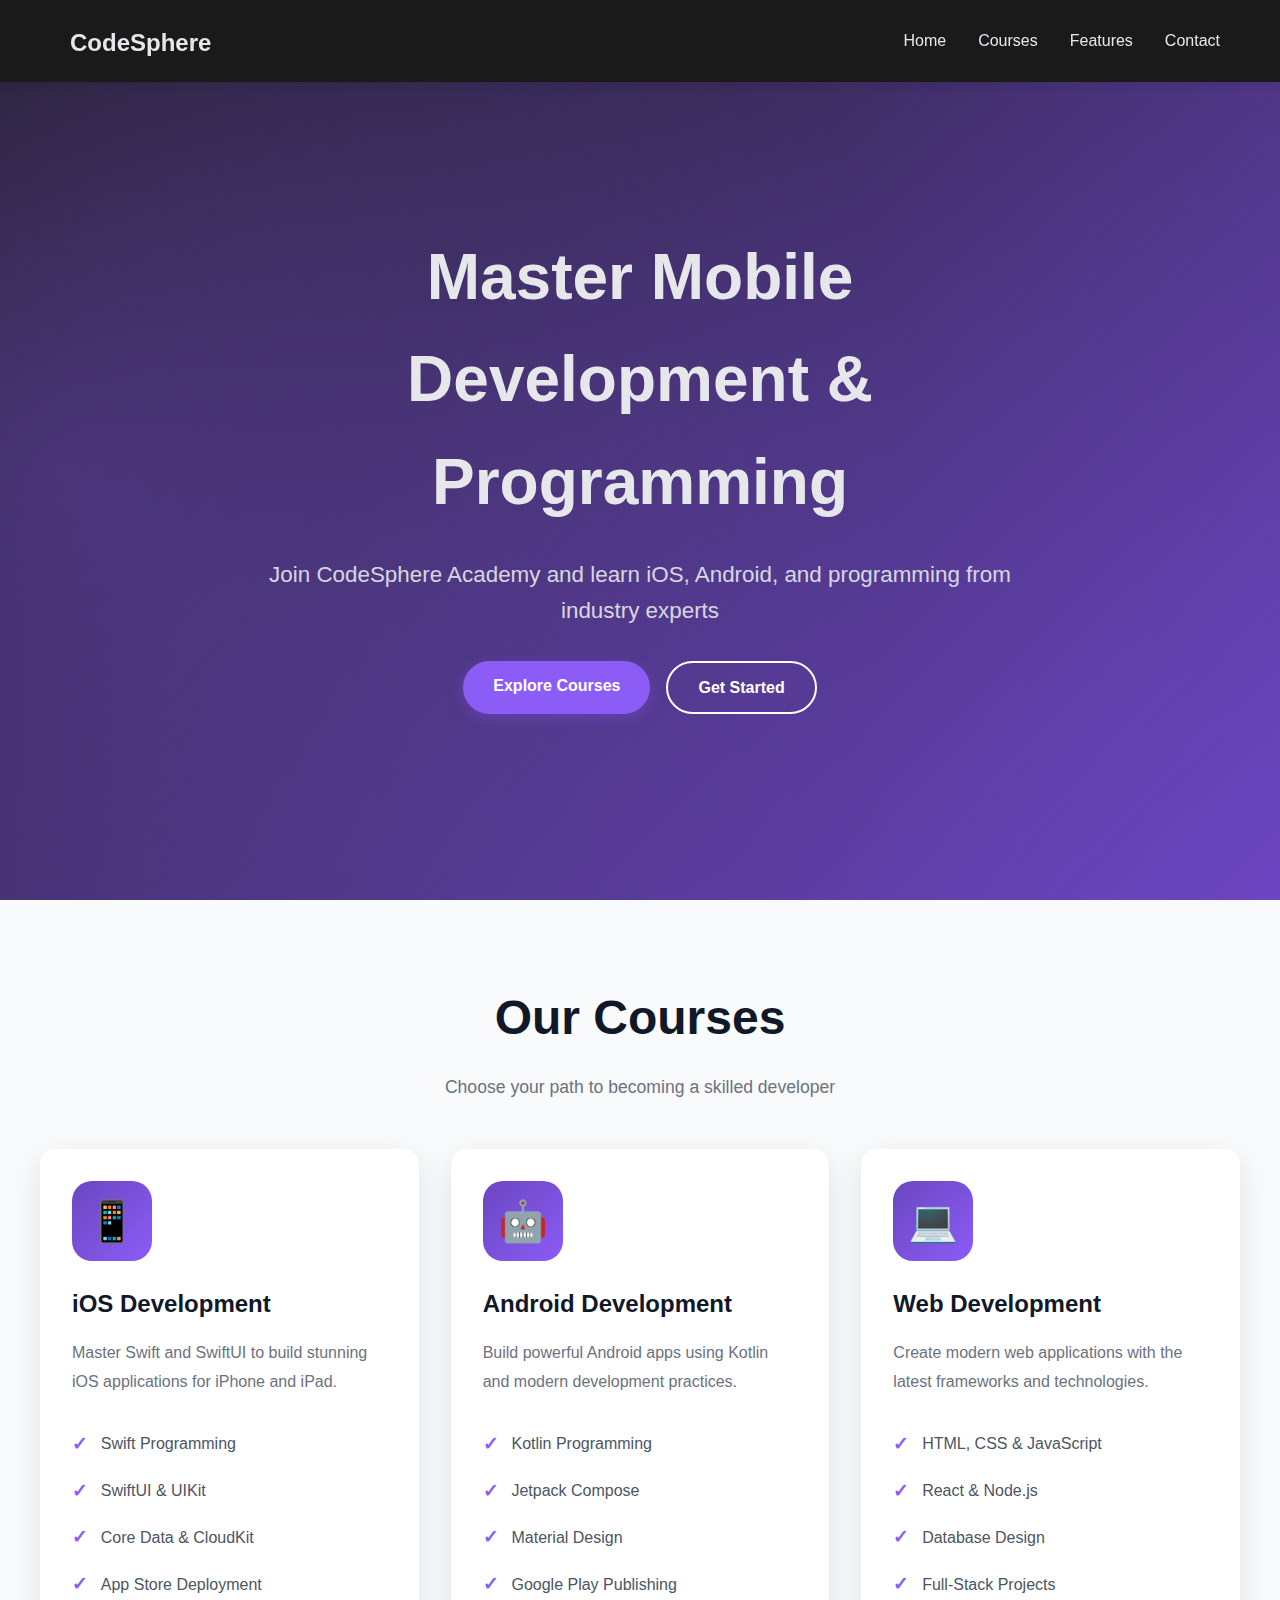
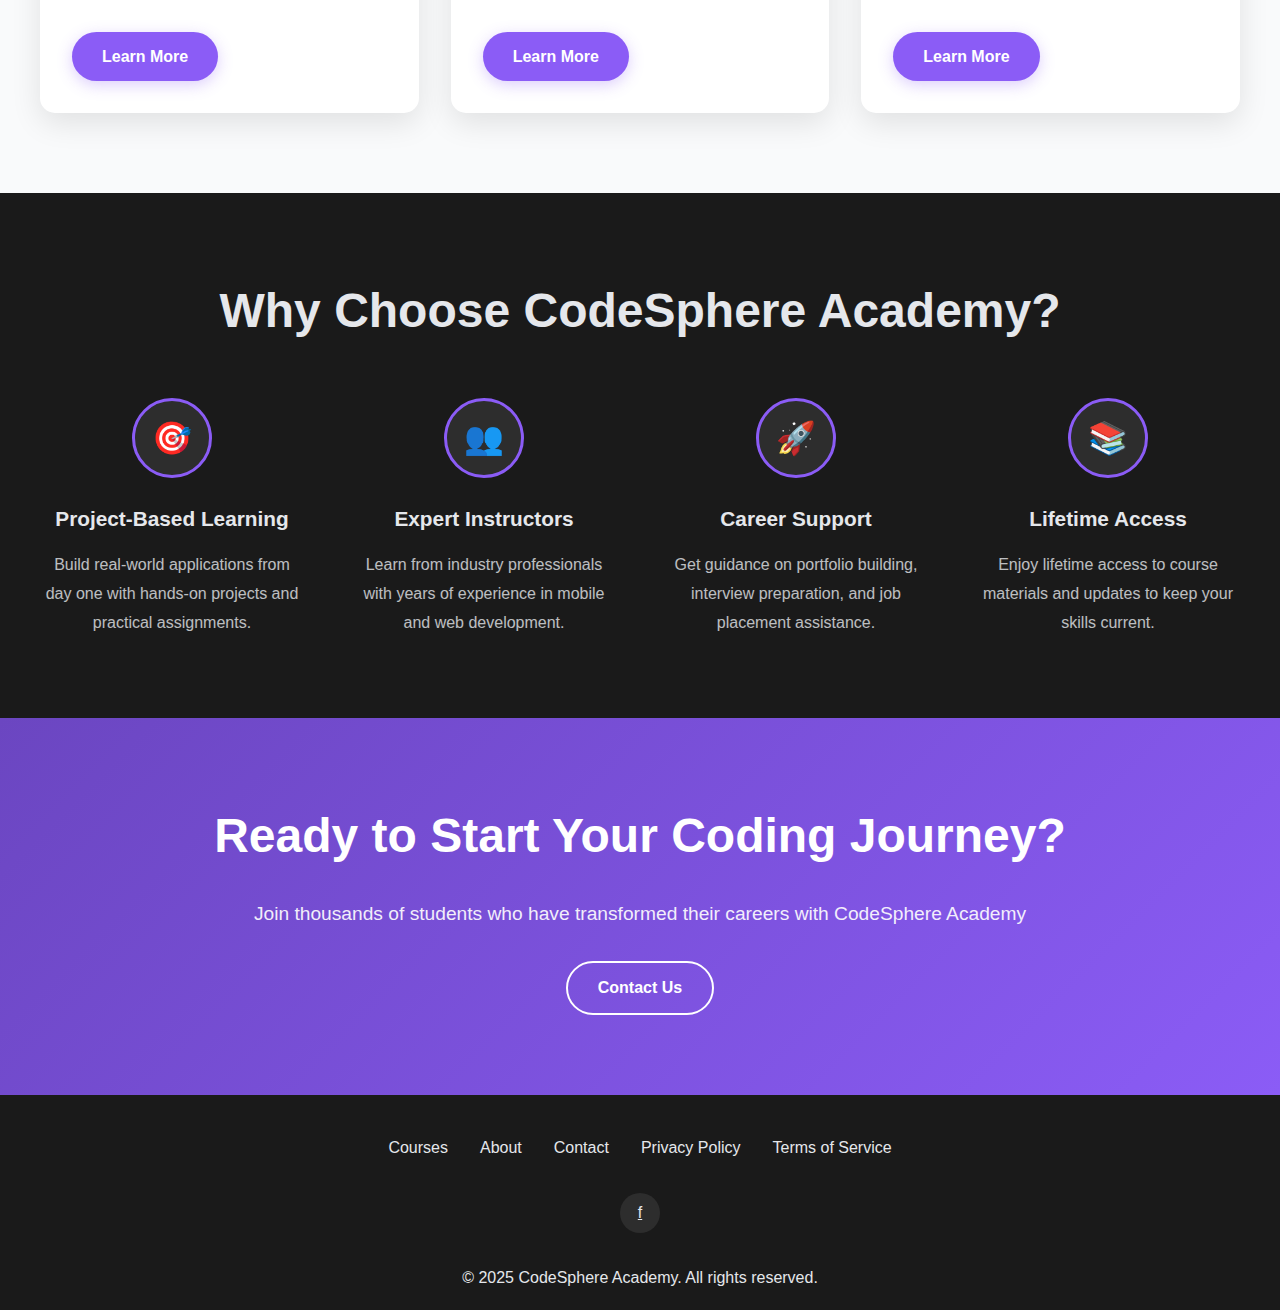
<file: index.html>
<!DOCTYPE html>
<html lang="en">
<head>
    <!-- Google tag (gtag.js) -->
    <script async src="https://www.googletagmanager.com/gtag/js?id=G-3XMHTTNNTW"></script>
    <script>
    window.dataLayer = window.dataLayer || [];
    function gtag(){dataLayer.push(arguments);}
    gtag('js', new Date());

    gtag('config', 'G-3XMHTTNNTW');
    </script>
    <meta charset="UTF-8">
    <meta name="viewport" content="width=device-width, initial-scale=1.0">
    <title>CodeSphere Academy - Learn iOS, Android & Programming</title>
    <link rel="stylesheet" href="styles.css">
</head>
<body>
    <!-- Navigation -->
    <nav>
        <div class="nav-container">
            <img src="data:image/svg+xml,%3Csvg xmlns='http://www.w3.org/2000/svg' viewBox='0 0 200 50'%3E%3Ctext x='10' y='35' font-family='Arial' font-size='24' font-weight='bold' fill='%23E5E7EB'%3ECodeSphere%3C/text%3E%3C/svg%3E" alt="CodeSphere" class="logo">
            <ul class="nav-links" id="navLinks">
                <li><a href="#home">Home</a></li>
                <li><a href="#courses">Courses</a></li>
                <li><a href="#features">Features</a></li>
                <li><a href="#contact">Contact</a></li>
            </ul>
            <div class="mobile-menu" onclick="toggleMenu()">
                <span></span>
                <span></span>
                <span></span>
            </div>
        </div>
    </nav>

    <!-- Hero Section -->
    <section class="hero" id="home">
        <div class="hero-content">
            <h1>Master Mobile Development & Programming</h1>
            <p>Join CodeSphere Academy and learn iOS, Android, and programming from industry experts</p>
            <div class="cta-buttons">
                <a href="#courses" class="btn btn-primary">Explore Courses</a>
                <a href="#contact" class="btn btn-secondary">Get Started</a>
            </div>
        </div>
    </section>

    <!-- Courses Section -->
    <section class="courses" id="courses">
        <div class="container">
            <h2 class="section-title">Our Courses</h2>
            <p class="section-subtitle">Choose your path to becoming a skilled developer</p>
            
            <div class="course-grid">
                <!-- iOS Development -->
                <div class="course-card">
                    <div class="course-icon">📱</div>
                    <h3>iOS Development</h3>
                    <p>Master Swift and SwiftUI to build stunning iOS applications for iPhone and iPad.</p>
                    <ul class="course-features">
                        <li>Swift Programming</li>
                        <li>SwiftUI & UIKit</li>
                        <li>Core Data & CloudKit</li>
                        <li>App Store Deployment</li>
                    </ul>
                    <a href="#contact" class="btn btn-primary">Learn More</a>
                </div>

                <!-- Android Development -->
                <div class="course-card">
                    <div class="course-icon">🤖</div>
                    <h3>Android Development</h3>
                    <p>Build powerful Android apps using Kotlin and modern development practices.</p>
                    <ul class="course-features">
                        <li>Kotlin Programming</li>
                        <li>Jetpack Compose</li>
                        <li>Material Design</li>
                        <li>Google Play Publishing</li>
                    </ul>
                    <a href="#contact" class="btn btn-primary">Learn More</a>
                </div>

                <!-- Web Development -->
                <div class="course-card">
                    <div class="course-icon">💻</div>
                    <h3>Web Development</h3>
                    <p>Create modern web applications with the latest frameworks and technologies.</p>
                    <ul class="course-features">
                        <li>HTML, CSS & JavaScript</li>
                        <li>React & Node.js</li>
                        <li>Database Design</li>
                        <li>Full-Stack Projects</li>
                    </ul>
                    <a href="#contact" class="btn btn-primary">Learn More</a>
                </div>
            </div>
        </div>
    </section>

    <!-- Features Section -->
    <section class="features" id="features">
        <div class="container">
            <h2 class="section-title">Why Choose CodeSphere Academy?</h2>
            
            <div class="features-grid">
                <div class="feature-item">
                    <div class="feature-icon">🎯</div>
                    <h3>Project-Based Learning</h3>
                    <p>Build real-world applications from day one with hands-on projects and practical assignments.</p>
                </div>
                
                <div class="feature-item">
                    <div class="feature-icon">👥</div>
                    <h3>Expert Instructors</h3>
                    <p>Learn from industry professionals with years of experience in mobile and web development.</p>
                </div>
                
                <div class="feature-item">
                    <div class="feature-icon">🚀</div>
                    <h3>Career Support</h3>
                    <p>Get guidance on portfolio building, interview preparation, and job placement assistance.</p>
                </div>
                
                <div class="feature-item">
                    <div class="feature-icon">📚</div>
                    <h3>Lifetime Access</h3>
                    <p>Enjoy lifetime access to course materials and updates to keep your skills current.</p>
                </div>
            </div>
        </div>
    </section>

    <!-- CTA Section -->
    <section class="cta-section" id="contact">
        <div class="container">
            <h2>Ready to Start Your Coding Journey?</h2>
            <p>Join thousands of students who have transformed their careers with CodeSphere Academy</p>
            <div class="cta-buttons">
                <a href="mailto:support@codesphere.academy" class="btn btn-secondary">Contact Us</a>
            </div>
        </div>
    </section>

    <!-- Footer -->
    <footer>
        <div class="footer-content">
            <div class="footer-links">
                <a href="#courses">Courses</a>
                <a href="#features">About</a>
                <a href="#contact">Contact</a>
                <a href="privacy-policy.html">Privacy Policy</a>
                <a href="terms-conditions.html">Terms of Service</a>
            </div>
            
            <div class="social-links">
                <a href="https://www.facebook.com/profile.php?id=61576385534212" target="_blank" aria-label="Facebook">f</a>
            </div>
            
            <p>&copy; 2025 CodeSphere Academy. All rights reserved.</p>
        </div>
    </footer>

    <script src="script.js"></script>
</body>
</html>
</file>
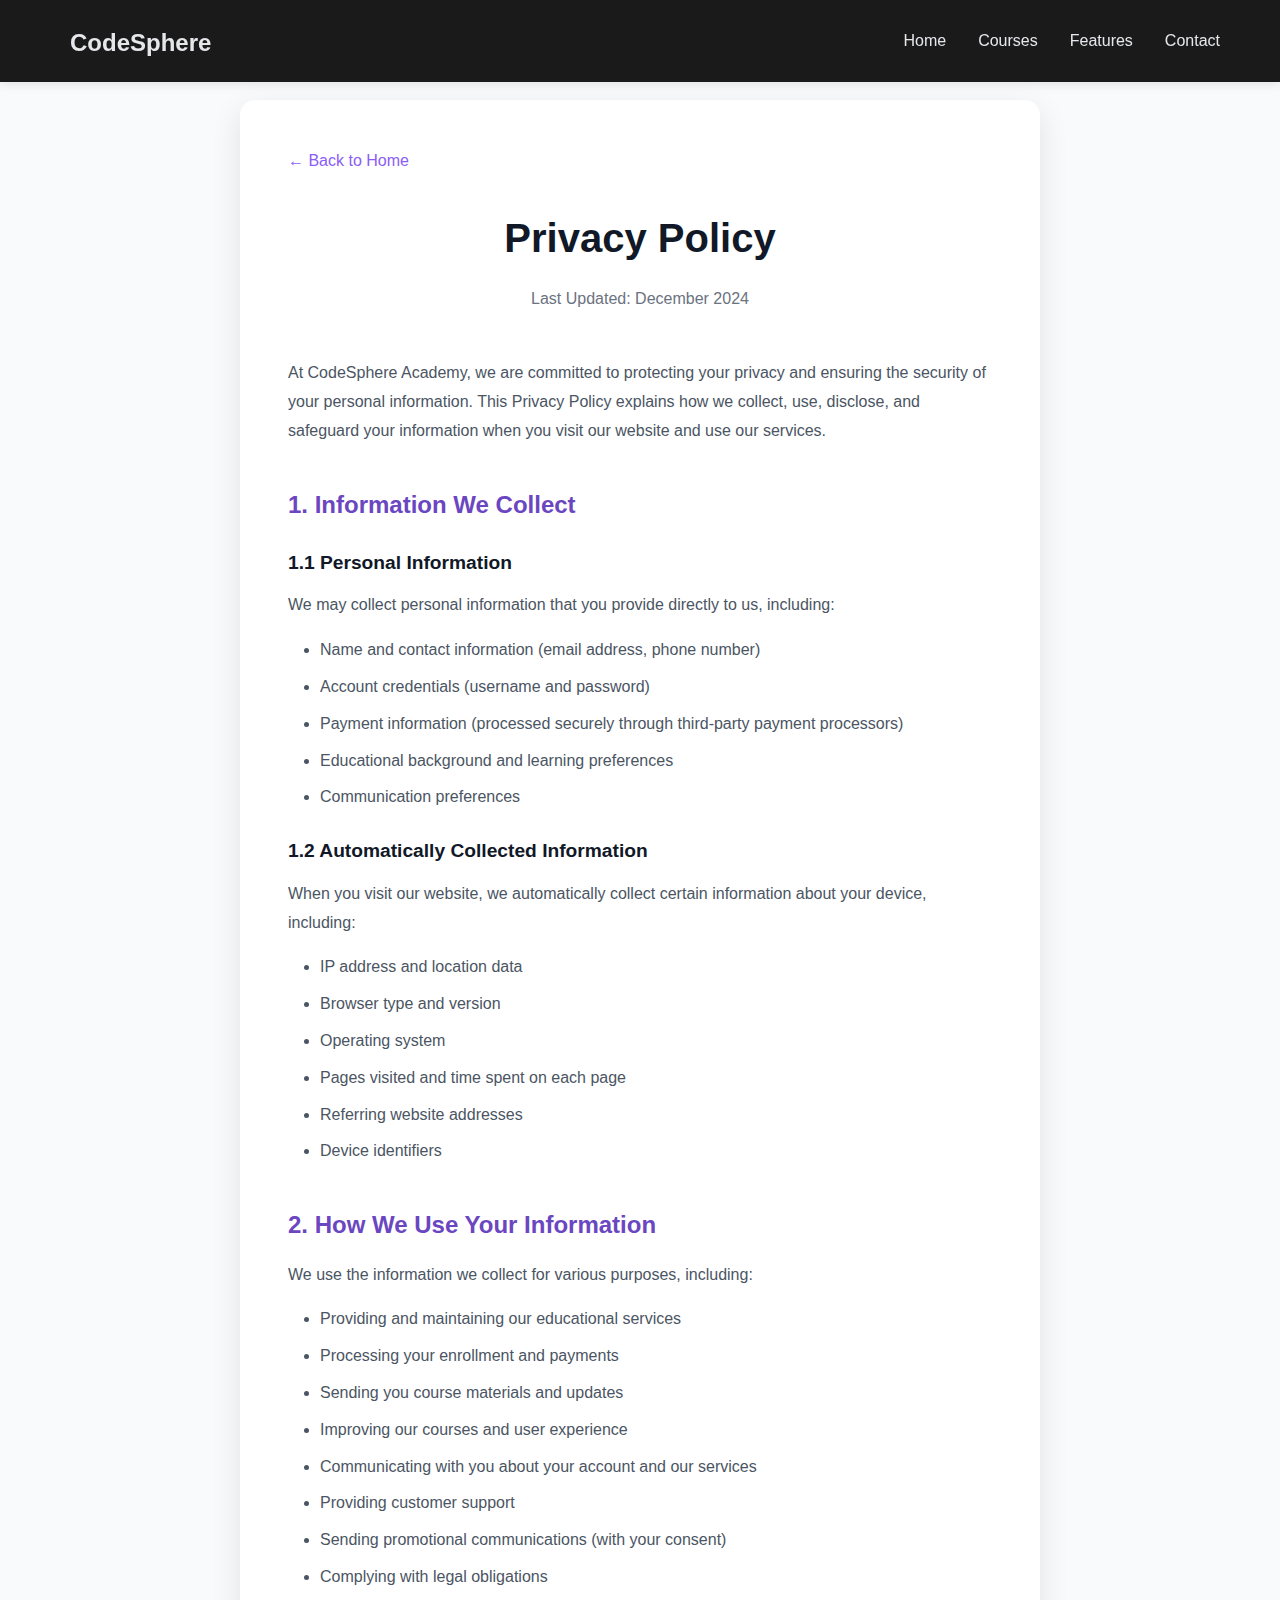
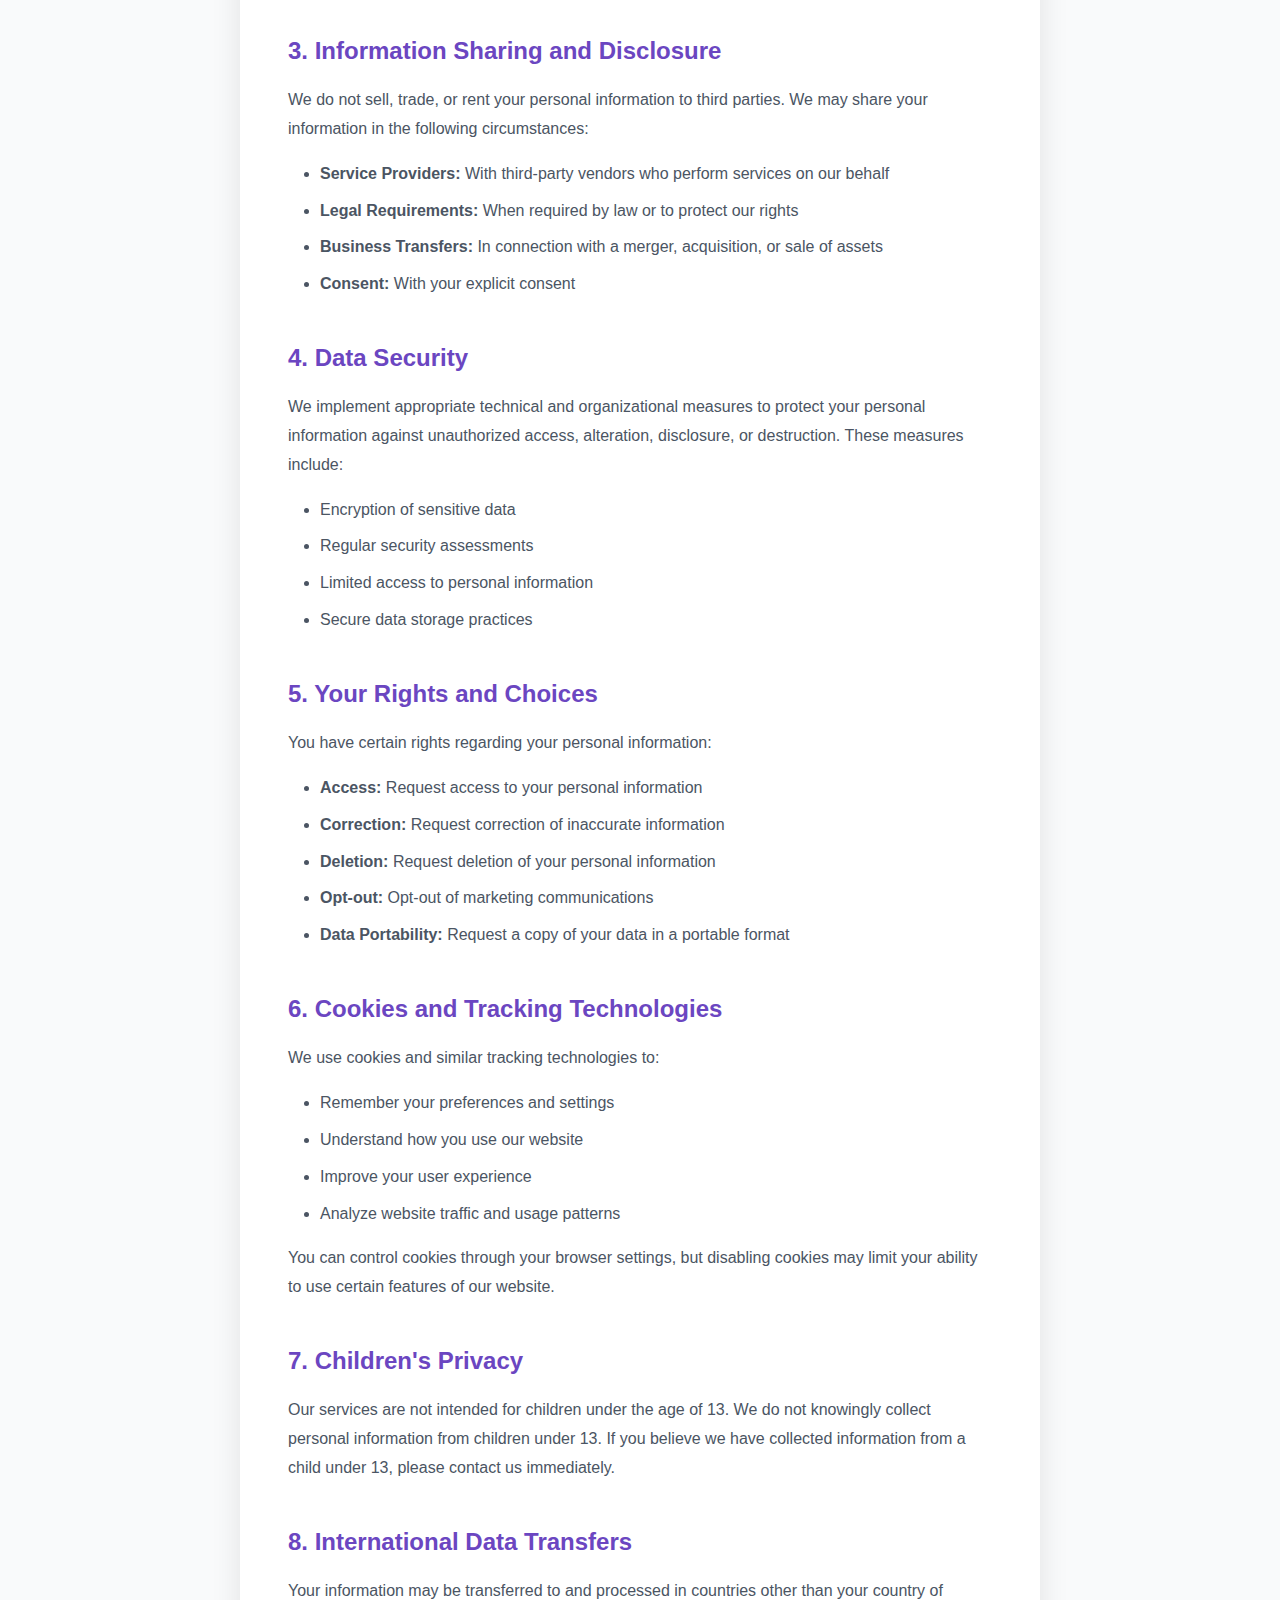
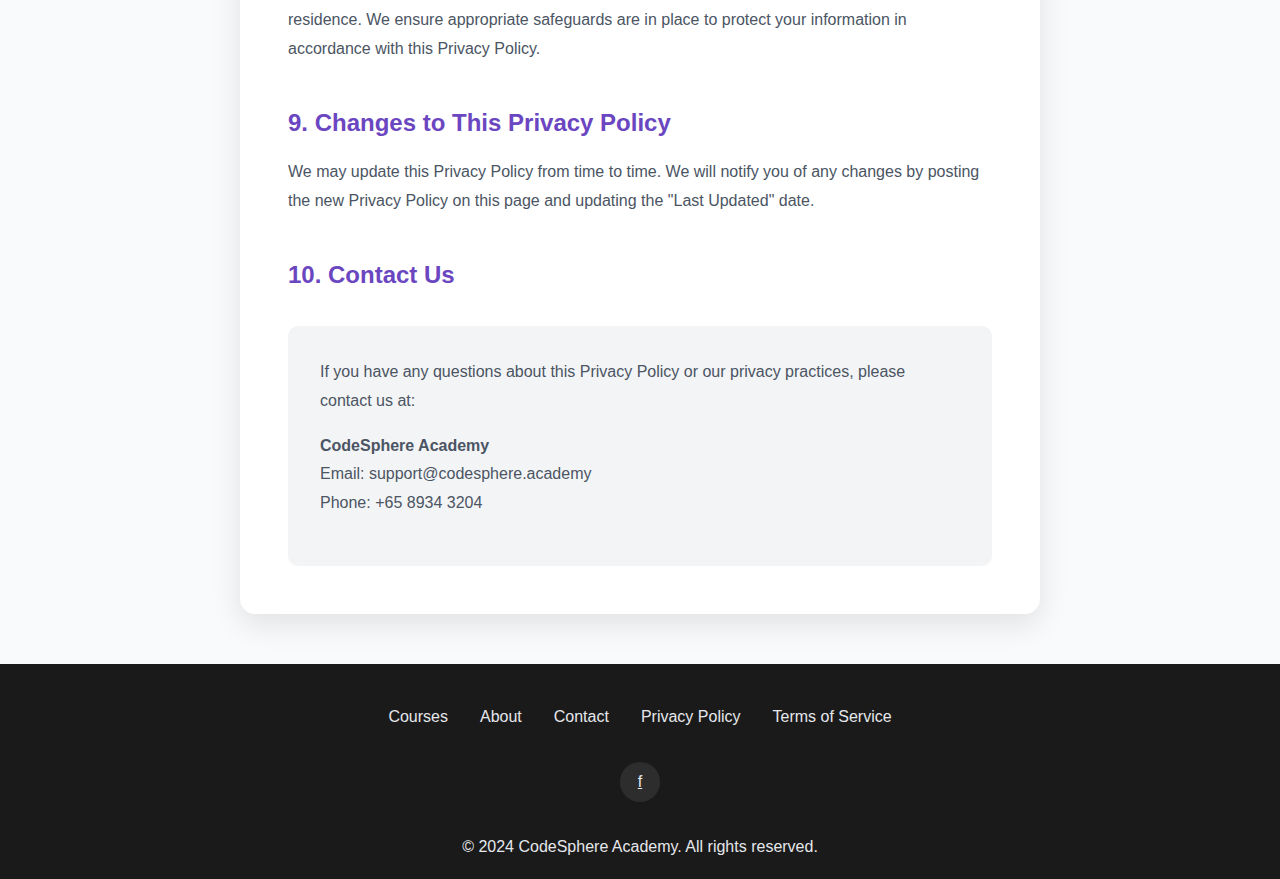
<file: privacy-policy.html>
<!DOCTYPE html>
<html lang="en">
<head>
    <meta charset="UTF-8">
    <meta name="viewport" content="width=device-width, initial-scale=1.0">
    <title>Privacy Policy - CodeSphere Academy</title>
    <link rel="stylesheet" href="styles.css">
    <style>
        .legal-page {
            padding: 100px 20px 50px;
            background: #f9fafb;
            min-height: 100vh;
        }

        .legal-container {
            max-width: 800px;
            margin: 0 auto;
            background: white;
            padding: 3rem;
            border-radius: 15px;
            box-shadow: 0 10px 30px rgba(0,0,0,0.1);
        }

        .legal-header {
            text-align: center;
            margin-bottom: 3rem;
        }

        .legal-header h1 {
            font-size: 2.5rem;
            color: var(--text-dark);
            margin-bottom: 1rem;
        }

        .last-updated {
            color: #6B7280;
            font-size: 1rem;
        }

        .legal-content h2 {
            font-size: 1.5rem;
            color: var(--primary-purple);
            margin: 2.5rem 0 1rem;
        }

        .legal-content h3 {
            font-size: 1.2rem;
            color: var(--text-dark);
            margin: 1.5rem 0 0.8rem;
        }

        .legal-content p {
            line-height: 1.8;
            color: #4B5563;
            margin-bottom: 1rem;
        }

        .legal-content ul {
            margin: 1rem 0 1rem 2rem;
            color: #4B5563;
        }

        .legal-content li {
            margin-bottom: 0.5rem;
            line-height: 1.8;
        }

        .back-home {
            display: inline-block;
            margin-bottom: 2rem;
            color: var(--accent-purple);
            text-decoration: none;
            font-weight: 500;
            transition: color 0.3s ease;
        }

        .back-home:hover {
            color: var(--primary-purple);
        }

        .contact-info {
            background: #F3F4F6;
            padding: 2rem;
            border-radius: 10px;
            margin-top: 2rem;
        }

        @media (max-width: 768px) {
            .legal-container {
                padding: 2rem 1.5rem;
            }

            .legal-header h1 {
                font-size: 2rem;
            }
        }
    </style>
</head>
<body>
    <!-- Navigation -->
    <nav>
        <div class="nav-container">
            <img src="data:image/svg+xml,%3Csvg xmlns='http://www.w3.org/2000/svg' viewBox='0 0 200 50'%3E%3Ctext x='10' y='35' font-family='Arial' font-size='24' font-weight='bold' fill='%23E5E7EB'%3ECodeSphere%3C/text%3E%3C/svg%3E" alt="CodeSphere" class="logo">
            <ul class="nav-links" id="navLinks">
                <li><a href="index.html">Home</a></li>
                <li><a href="index.html#courses">Courses</a></li>
                <li><a href="index.html#features">Features</a></li>
                <li><a href="index.html#contact">Contact</a></li>
            </ul>
            <div class="mobile-menu" onclick="toggleMenu()">
                <span></span>
                <span></span>
                <span></span>
            </div>
        </div>
    </nav>

    <!-- Privacy Policy Content -->
    <div class="legal-page">
        <div class="legal-container">
            <a href="index.html" class="back-home">← Back to Home</a>
            
            <div class="legal-header">
                <h1>Privacy Policy</h1>
                <p class="last-updated">Last Updated: December 2024</p>
            </div>

            <div class="legal-content">
                <p>At CodeSphere Academy, we are committed to protecting your privacy and ensuring the security of your personal information. This Privacy Policy explains how we collect, use, disclose, and safeguard your information when you visit our website and use our services.</p>

                <h2>1. Information We Collect</h2>
                
                <h3>1.1 Personal Information</h3>
                <p>We may collect personal information that you provide directly to us, including:</p>
                <ul>
                    <li>Name and contact information (email address, phone number)</li>
                    <li>Account credentials (username and password)</li>
                    <li>Payment information (processed securely through third-party payment processors)</li>
                    <li>Educational background and learning preferences</li>
                    <li>Communication preferences</li>
                </ul>

                <h3>1.2 Automatically Collected Information</h3>
                <p>When you visit our website, we automatically collect certain information about your device, including:</p>
                <ul>
                    <li>IP address and location data</li>
                    <li>Browser type and version</li>
                    <li>Operating system</li>
                    <li>Pages visited and time spent on each page</li>
                    <li>Referring website addresses</li>
                    <li>Device identifiers</li>
                </ul>

                <h2>2. How We Use Your Information</h2>
                <p>We use the information we collect for various purposes, including:</p>
                <ul>
                    <li>Providing and maintaining our educational services</li>
                    <li>Processing your enrollment and payments</li>
                    <li>Sending you course materials and updates</li>
                    <li>Improving our courses and user experience</li>
                    <li>Communicating with you about your account and our services</li>
                    <li>Providing customer support</li>
                    <li>Sending promotional communications (with your consent)</li>
                    <li>Complying with legal obligations</li>
                </ul>

                <h2>3. Information Sharing and Disclosure</h2>
                <p>We do not sell, trade, or rent your personal information to third parties. We may share your information in the following circumstances:</p>
                <ul>
                    <li><strong>Service Providers:</strong> With third-party vendors who perform services on our behalf</li>
                    <li><strong>Legal Requirements:</strong> When required by law or to protect our rights</li>
                    <li><strong>Business Transfers:</strong> In connection with a merger, acquisition, or sale of assets</li>
                    <li><strong>Consent:</strong> With your explicit consent</li>
                </ul>

                <h2>4. Data Security</h2>
                <p>We implement appropriate technical and organizational measures to protect your personal information against unauthorized access, alteration, disclosure, or destruction. These measures include:</p>
                <ul>
                    <li>Encryption of sensitive data</li>
                    <li>Regular security assessments</li>
                    <li>Limited access to personal information</li>
                    <li>Secure data storage practices</li>
                </ul>

                <h2>5. Your Rights and Choices</h2>
                <p>You have certain rights regarding your personal information:</p>
                <ul>
                    <li><strong>Access:</strong> Request access to your personal information</li>
                    <li><strong>Correction:</strong> Request correction of inaccurate information</li>
                    <li><strong>Deletion:</strong> Request deletion of your personal information</li>
                    <li><strong>Opt-out:</strong> Opt-out of marketing communications</li>
                    <li><strong>Data Portability:</strong> Request a copy of your data in a portable format</li>
                </ul>

                <h2>6. Cookies and Tracking Technologies</h2>
                <p>We use cookies and similar tracking technologies to:</p>
                <ul>
                    <li>Remember your preferences and settings</li>
                    <li>Understand how you use our website</li>
                    <li>Improve your user experience</li>
                    <li>Analyze website traffic and usage patterns</li>
                </ul>
                <p>You can control cookies through your browser settings, but disabling cookies may limit your ability to use certain features of our website.</p>

                <h2>7. Children's Privacy</h2>
                <p>Our services are not intended for children under the age of 13. We do not knowingly collect personal information from children under 13. If you believe we have collected information from a child under 13, please contact us immediately.</p>

                <h2>8. International Data Transfers</h2>
                <p>Your information may be transferred to and processed in countries other than your country of residence. We ensure appropriate safeguards are in place to protect your information in accordance with this Privacy Policy.</p>

                <h2>9. Changes to This Privacy Policy</h2>
                <p>We may update this Privacy Policy from time to time. We will notify you of any changes by posting the new Privacy Policy on this page and updating the "Last Updated" date.</p>

                <h2>10. Contact Us</h2>
                <div class="contact-info">
                    <p>If you have any questions about this Privacy Policy or our privacy practices, please contact us at:</p>
                    <p><strong>CodeSphere Academy</strong><br>
                    Email: support@codesphere.academy<br>
                    Phone: +65  8934 3204<br>
                   </p>
                </div>
            </div>
        </div>
    </div>

    <!-- Footer -->
    <footer>
        <div class="footer-content">
            <div class="footer-links">
                <a href="index.html#courses">Courses</a>
                <a href="index.html#features">About</a>
                <a href="index.html#contact">Contact</a>
                <a href="privacy-policy.html">Privacy Policy</a>
                <a href="terms-conditions.html">Terms of Service</a>
            </div>
            
            <div class="social-links">
                <a href="https://www.facebook.com/profile.php?id=61576385534212" target="_blank" aria-label="Facebook">f</a>
            </div>
            
            <p>&copy; 2024 CodeSphere Academy. All rights reserved.</p>
        </div>
    </footer>

    <script src="script.js"></script>
</body>
</html>
</file>
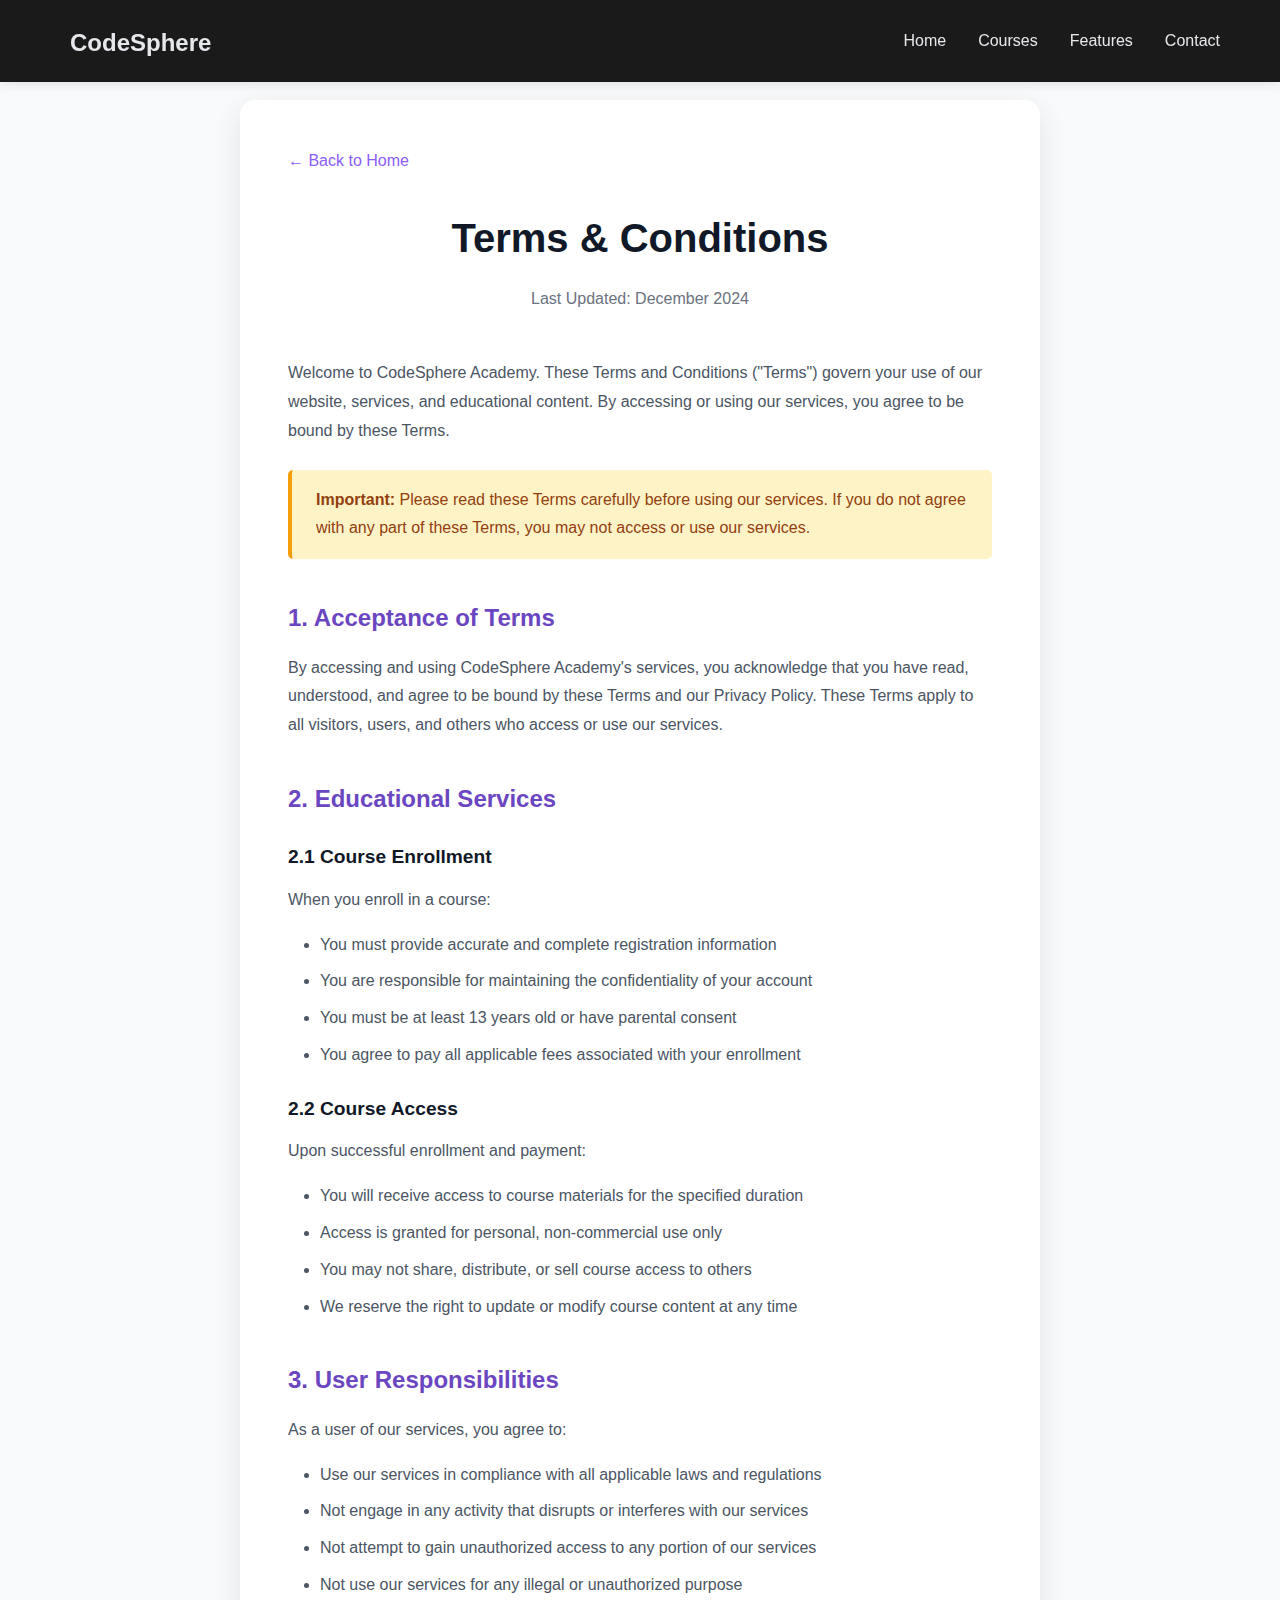
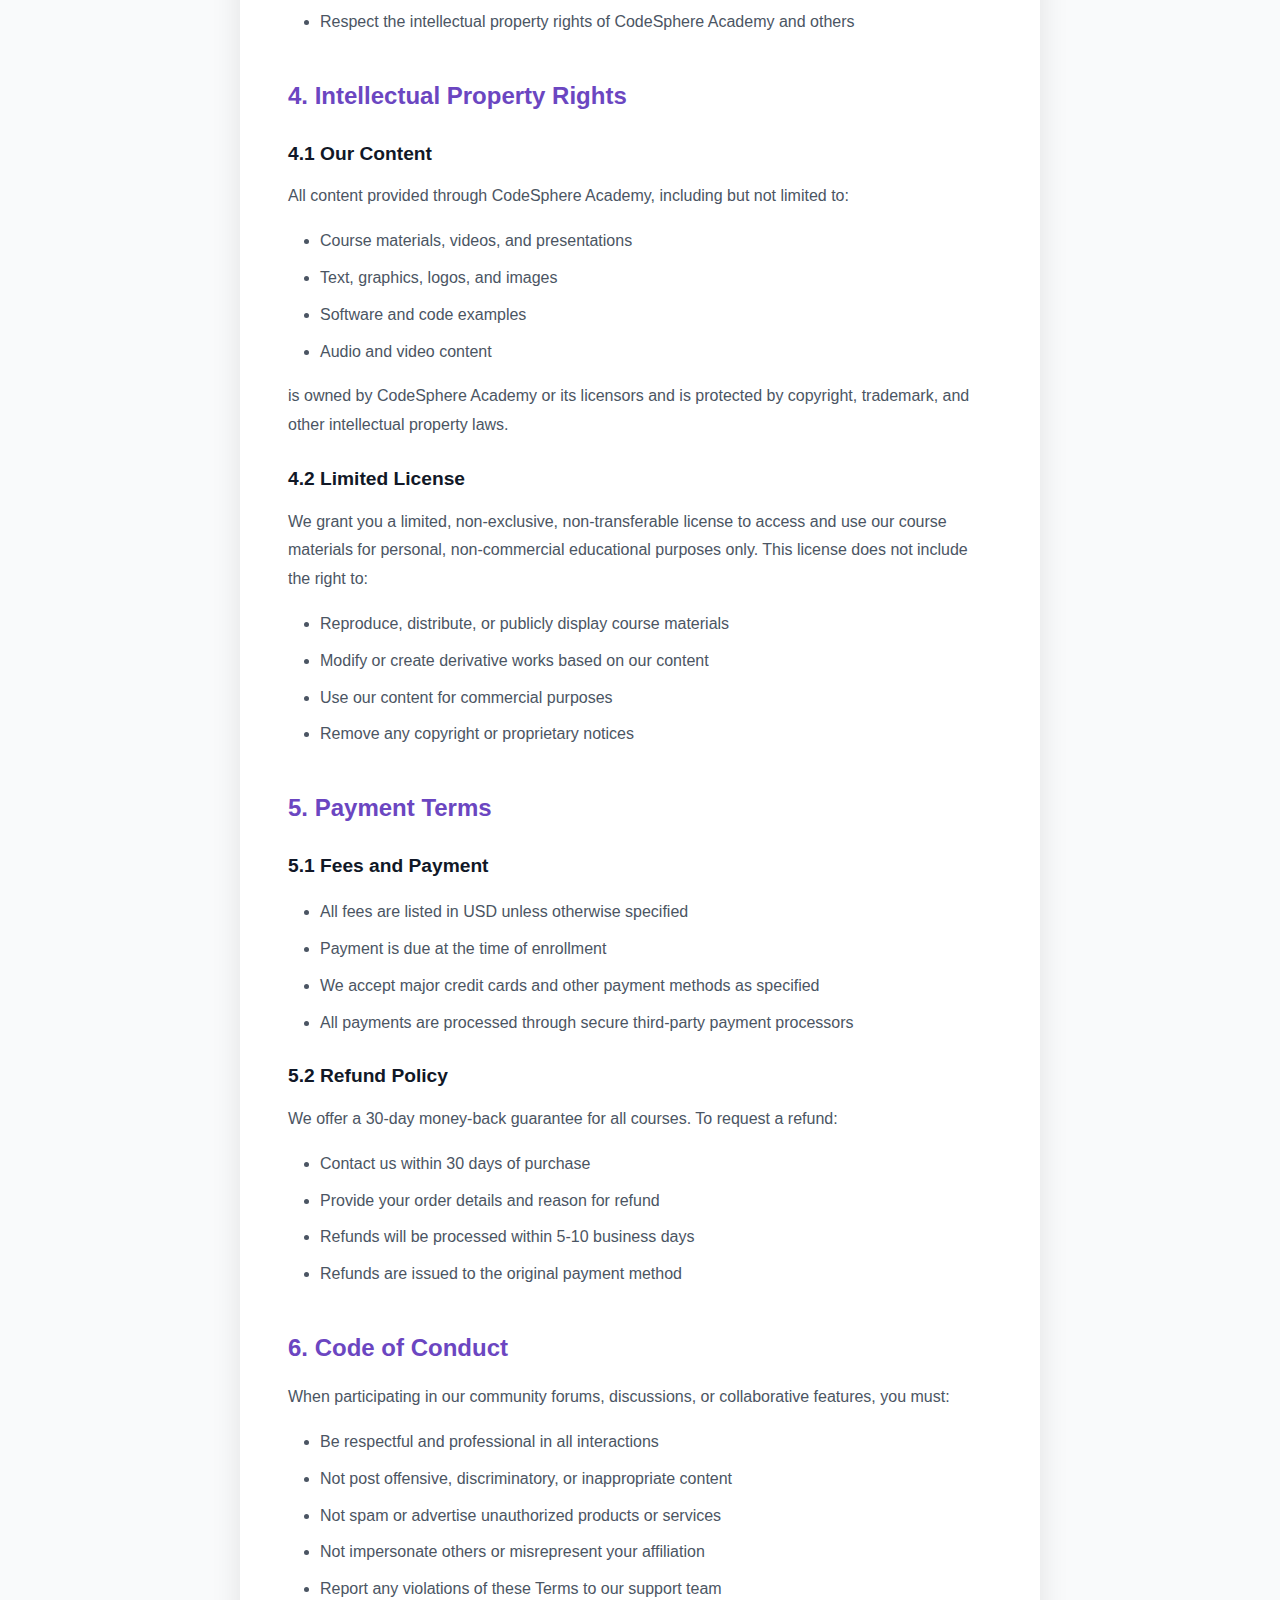
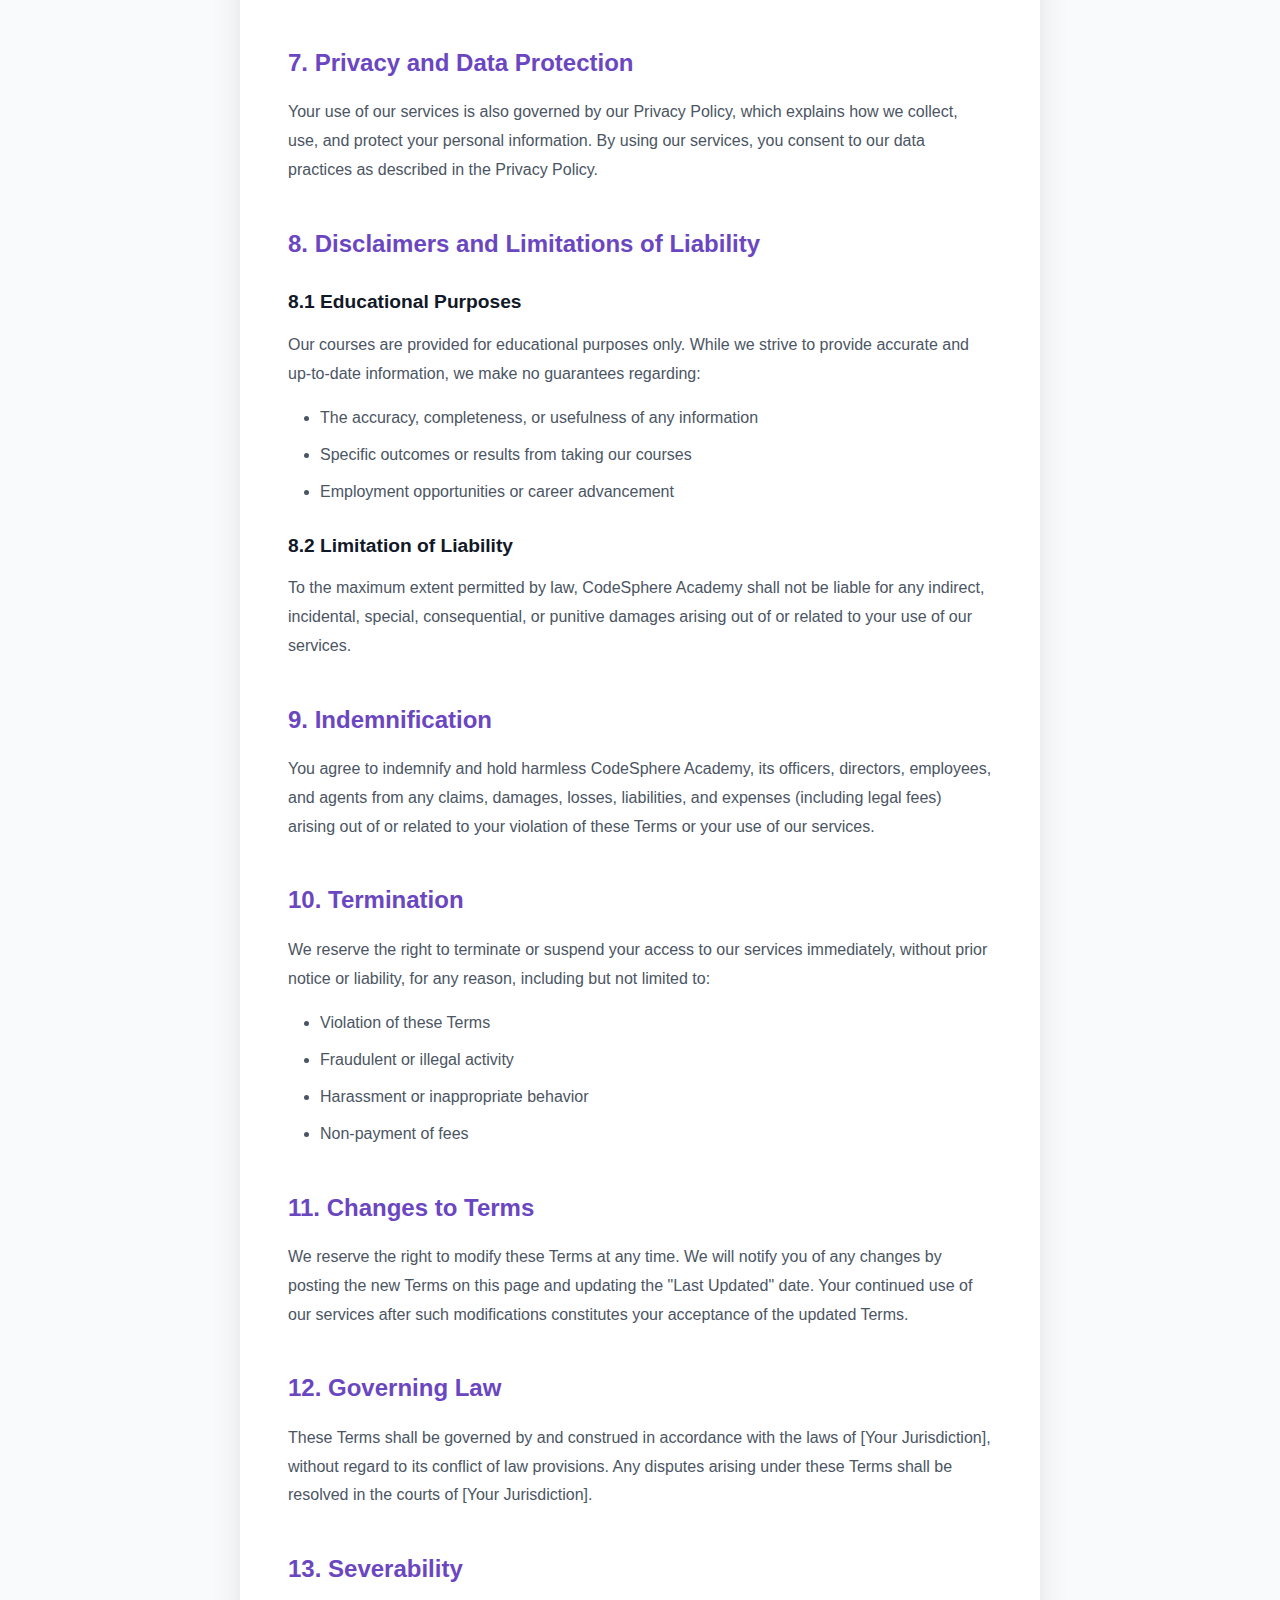
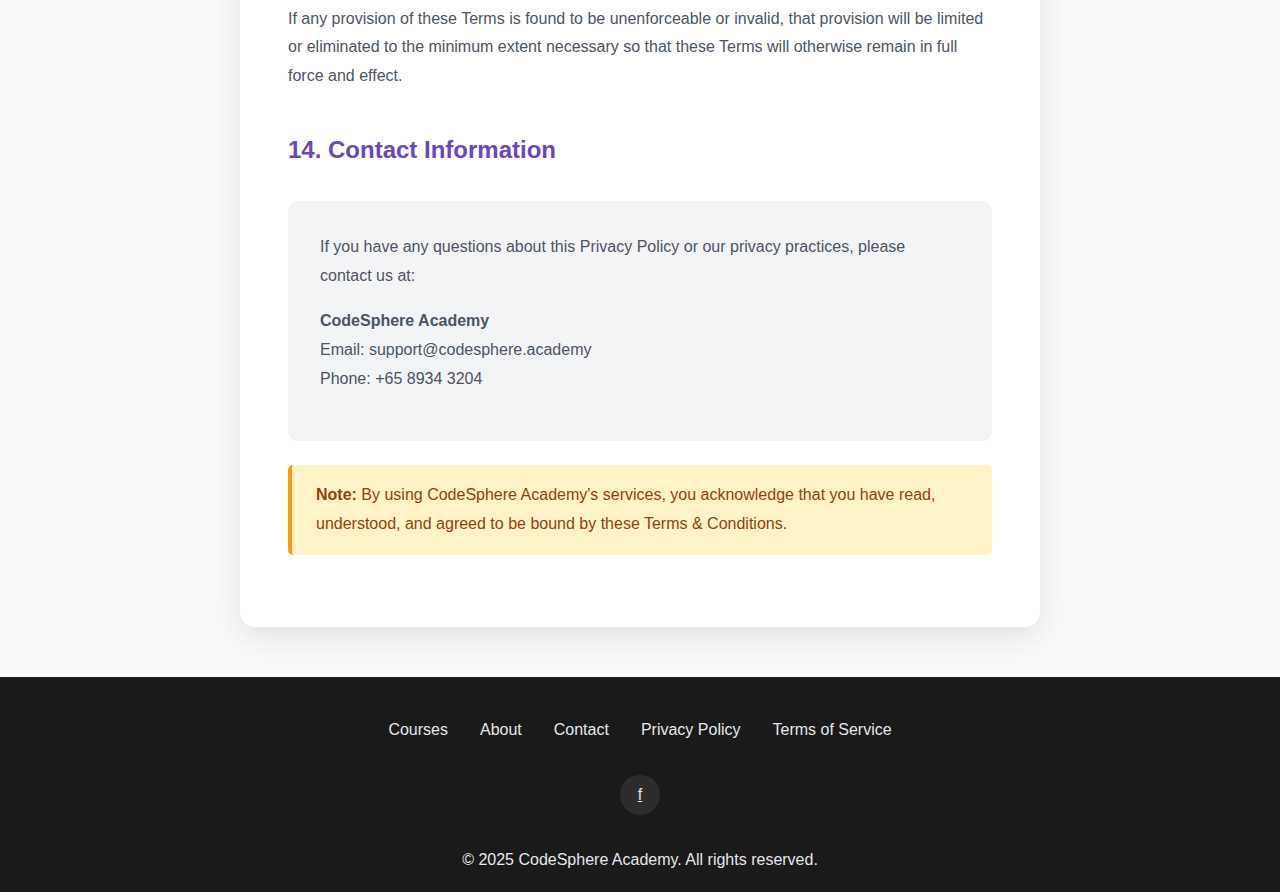
<file: terms-conditions.html>
<!DOCTYPE html>
<html lang="en">
<head>
    <meta charset="UTF-8">
    <meta name="viewport" content="width=device-width, initial-scale=1.0">
    <title>Terms & Conditions - CodeSphere Academy</title>
    <link rel="stylesheet" href="styles.css">
    <style>
        .legal-page {
            padding: 100px 20px 50px;
            background: #f9fafb;
            min-height: 100vh;
        }

        .legal-container {
            max-width: 800px;
            margin: 0 auto;
            background: white;
            padding: 3rem;
            border-radius: 15px;
            box-shadow: 0 10px 30px rgba(0,0,0,0.1);
        }

        .legal-header {
            text-align: center;
            margin-bottom: 3rem;
        }

        .legal-header h1 {
            font-size: 2.5rem;
            color: var(--text-dark);
            margin-bottom: 1rem;
        }

        .last-updated {
            color: #6B7280;
            font-size: 1rem;
        }

        .legal-content h2 {
            font-size: 1.5rem;
            color: var(--primary-purple);
            margin: 2.5rem 0 1rem;
        }

        .legal-content h3 {
            font-size: 1.2rem;
            color: var(--text-dark);
            margin: 1.5rem 0 0.8rem;
        }

        .legal-content p {
            line-height: 1.8;
            color: #4B5563;
            margin-bottom: 1rem;
        }

        .legal-content ul {
            margin: 1rem 0 1rem 2rem;
            color: #4B5563;
        }

        .legal-content li {
            margin-bottom: 0.5rem;
            line-height: 1.8;
        }

        .back-home {
            display: inline-block;
            margin-bottom: 2rem;
            color: var(--accent-purple);
            text-decoration: none;
            font-weight: 500;
            transition: color 0.3s ease;
        }

        .back-home:hover {
            color: var(--primary-purple);
        }

        .contact-info {
            background: #F3F4F6;
            padding: 2rem;
            border-radius: 10px;
            margin-top: 2rem;
        }

        .important-notice {
            background: #FEF3C7;
            border-left: 4px solid #F59E0B;
            padding: 1rem 1.5rem;
            margin: 1.5rem 0;
            border-radius: 5px;
        }

        .important-notice p {
            color: #92400E;
            margin: 0;
        }

        @media (max-width: 768px) {
            .legal-container {
                padding: 2rem 1.5rem;
            }

            .legal-header h1 {
                font-size: 2rem;
            }
        }
    </style>
</head>
<body>
    <!-- Navigation -->
    <nav>
        <div class="nav-container">
            <img src="data:image/svg+xml,%3Csvg xmlns='http://www.w3.org/2000/svg' viewBox='0 0 200 50'%3E%3Ctext x='10' y='35' font-family='Arial' font-size='24' font-weight='bold' fill='%23E5E7EB'%3ECodeSphere%3C/text%3E%3C/svg%3E" alt="CodeSphere" class="logo">
            <ul class="nav-links" id="navLinks">
                <li><a href="index.html">Home</a></li>
                <li><a href="index.html#courses">Courses</a></li>
                <li><a href="index.html#features">Features</a></li>
                <li><a href="index.html#contact">Contact</a></li>
            </ul>
            <div class="mobile-menu" onclick="toggleMenu()">
                <span></span>
                <span></span>
                <span></span>
            </div>
        </div>
    </nav>

    <!-- Terms & Conditions Content -->
    <div class="legal-page">
        <div class="legal-container">
            <a href="index.html" class="back-home">← Back to Home</a>
            
            <div class="legal-header">
                <h1>Terms & Conditions</h1>
                <p class="last-updated">Last Updated: December 2024</p>
            </div>

            <div class="legal-content">
                <p>Welcome to CodeSphere Academy. These Terms and Conditions ("Terms") govern your use of our website, services, and educational content. By accessing or using our services, you agree to be bound by these Terms.</p>

                <div class="important-notice">
                    <p><strong>Important:</strong> Please read these Terms carefully before using our services. If you do not agree with any part of these Terms, you may not access or use our services.</p>
                </div>

                <h2>1. Acceptance of Terms</h2>
                <p>By accessing and using CodeSphere Academy's services, you acknowledge that you have read, understood, and agree to be bound by these Terms and our Privacy Policy. These Terms apply to all visitors, users, and others who access or use our services.</p>

                <h2>2. Educational Services</h2>
                
                <h3>2.1 Course Enrollment</h3>
                <p>When you enroll in a course:</p>
                <ul>
                    <li>You must provide accurate and complete registration information</li>
                    <li>You are responsible for maintaining the confidentiality of your account</li>
                    <li>You must be at least 13 years old or have parental consent</li>
                    <li>You agree to pay all applicable fees associated with your enrollment</li>
                </ul>

                <h3>2.2 Course Access</h3>
                <p>Upon successful enrollment and payment:</p>
                <ul>
                    <li>You will receive access to course materials for the specified duration</li>
                    <li>Access is granted for personal, non-commercial use only</li>
                    <li>You may not share, distribute, or sell course access to others</li>
                    <li>We reserve the right to update or modify course content at any time</li>
                </ul>

                <h2>3. User Responsibilities</h2>
                <p>As a user of our services, you agree to:</p>
                <ul>
                    <li>Use our services in compliance with all applicable laws and regulations</li>
                    <li>Not engage in any activity that disrupts or interferes with our services</li>
                    <li>Not attempt to gain unauthorized access to any portion of our services</li>
                    <li>Not use our services for any illegal or unauthorized purpose</li>
                    <li>Respect the intellectual property rights of CodeSphere Academy and others</li>
                </ul>

                <h2>4. Intellectual Property Rights</h2>
                
                <h3>4.1 Our Content</h3>
                <p>All content provided through CodeSphere Academy, including but not limited to:</p>
                <ul>
                    <li>Course materials, videos, and presentations</li>
                    <li>Text, graphics, logos, and images</li>
                    <li>Software and code examples</li>
                    <li>Audio and video content</li>
                </ul>
                <p>is owned by CodeSphere Academy or its licensors and is protected by copyright, trademark, and other intellectual property laws.</p>

                <h3>4.2 Limited License</h3>
                <p>We grant you a limited, non-exclusive, non-transferable license to access and use our course materials for personal, non-commercial educational purposes only. This license does not include the right to:</p>
                <ul>
                    <li>Reproduce, distribute, or publicly display course materials</li>
                    <li>Modify or create derivative works based on our content</li>
                    <li>Use our content for commercial purposes</li>
                    <li>Remove any copyright or proprietary notices</li>
                </ul>

                <h2>5. Payment Terms</h2>
                
                <h3>5.1 Fees and Payment</h3>
                <ul>
                    <li>All fees are listed in USD unless otherwise specified</li>
                    <li>Payment is due at the time of enrollment</li>
                    <li>We accept major credit cards and other payment methods as specified</li>
                    <li>All payments are processed through secure third-party payment processors</li>
                </ul>

                <h3>5.2 Refund Policy</h3>
                <p>We offer a 30-day money-back guarantee for all courses. To request a refund:</p>
                <ul>
                    <li>Contact us within 30 days of purchase</li>
                    <li>Provide your order details and reason for refund</li>
                    <li>Refunds will be processed within 5-10 business days</li>
                    <li>Refunds are issued to the original payment method</li>
                </ul>

                <h2>6. Code of Conduct</h2>
                <p>When participating in our community forums, discussions, or collaborative features, you must:</p>
                <ul>
                    <li>Be respectful and professional in all interactions</li>
                    <li>Not post offensive, discriminatory, or inappropriate content</li>
                    <li>Not spam or advertise unauthorized products or services</li>
                    <li>Not impersonate others or misrepresent your affiliation</li>
                    <li>Report any violations of these Terms to our support team</li>
                </ul>

                <h2>7. Privacy and Data Protection</h2>
                <p>Your use of our services is also governed by our Privacy Policy, which explains how we collect, use, and protect your personal information. By using our services, you consent to our data practices as described in the Privacy Policy.</p>

                <h2>8. Disclaimers and Limitations of Liability</h2>
                
                <h3>8.1 Educational Purposes</h3>
                <p>Our courses are provided for educational purposes only. While we strive to provide accurate and up-to-date information, we make no guarantees regarding:</p>
                <ul>
                    <li>The accuracy, completeness, or usefulness of any information</li>
                    <li>Specific outcomes or results from taking our courses</li>
                    <li>Employment opportunities or career advancement</li>
                </ul>

                <h3>8.2 Limitation of Liability</h3>
                <p>To the maximum extent permitted by law, CodeSphere Academy shall not be liable for any indirect, incidental, special, consequential, or punitive damages arising out of or related to your use of our services.</p>

                <h2>9. Indemnification</h2>
                <p>You agree to indemnify and hold harmless CodeSphere Academy, its officers, directors, employees, and agents from any claims, damages, losses, liabilities, and expenses (including legal fees) arising out of or related to your violation of these Terms or your use of our services.</p>

                <h2>10. Termination</h2>
                <p>We reserve the right to terminate or suspend your access to our services immediately, without prior notice or liability, for any reason, including but not limited to:</p>
                <ul>
                    <li>Violation of these Terms</li>
                    <li>Fraudulent or illegal activity</li>
                    <li>Harassment or inappropriate behavior</li>
                    <li>Non-payment of fees</li>
                </ul>

                <h2>11. Changes to Terms</h2>
                <p>We reserve the right to modify these Terms at any time. We will notify you of any changes by posting the new Terms on this page and updating the "Last Updated" date. Your continued use of our services after such modifications constitutes your acceptance of the updated Terms.</p>

                <h2>12. Governing Law</h2>
                <p>These Terms shall be governed by and construed in accordance with the laws of [Your Jurisdiction], without regard to its conflict of law provisions. Any disputes arising under these Terms shall be resolved in the courts of [Your Jurisdiction].</p>

                <h2>13. Severability</h2>
                <p>If any provision of these Terms is found to be unenforceable or invalid, that provision will be limited or eliminated to the minimum extent necessary so that these Terms will otherwise remain in full force and effect.</p>

                <h2>14. Contact Information</h2>
                <div class="contact-info">
                    <p>If you have any questions about this Privacy Policy or our privacy practices, please contact us at:</p>
                    <p><strong>CodeSphere Academy</strong><br>
                    Email: support@codesphere.academy<br>
                    Phone: +65  8934 3204<br>
                   </p>
                </div>

                <div class="important-notice">
                    <p><strong>Note:</strong> By using CodeSphere Academy's services, you acknowledge that you have read, understood, and agreed to be bound by these Terms & Conditions.</p>
                </div>
            </div>
        </div>
    </div>

    <!-- Footer -->
    <footer>
        <div class="footer-content">
            <div class="footer-links">
                <a href="index.html#courses">Courses</a>
                <a href="index.html#features">About</a>
                <a href="index.html#contact">Contact</a>
                <a href="privacy-policy.html">Privacy Policy</a>
                <a href="terms-conditions.html">Terms of Service</a>
            </div>
            
            <div class="social-links">
                <a href="https://www.facebook.com/profile.php?id=61576385534212" target="_blank" aria-label="Facebook">f</a>
            </div>
            
            <p>&copy; 2025 CodeSphere Academy. All rights reserved.</p>
        </div>
    </footer>

    <script src="script.js"></script>
</body>
</html>
</file>
<file: styles.css>
* {
    margin: 0;
    padding: 0;
    box-sizing: border-box;
}

:root {
    --primary-purple: #6B46C1;
    --dark-bg: #1A1A1A;
    --text-light: #E5E7EB;
    --text-dark: #111827;
    --accent-purple: #8B5CF6;
    --card-bg: #2D2D2D;
}

body {
    font-family: -apple-system, BlinkMacSystemFont, 'Segoe UI', Roboto, Oxygen, Ubuntu, Cantarell, sans-serif;
    line-height: 1.6;
    color: var(--text-dark);
    overflow-x: hidden;
}

/* Navigation */
nav {
    background: var(--dark-bg);
    padding: 1rem 0;
    position: fixed;
    width: 100%;
    top: 0;
    z-index: 1000;
    box-shadow: 0 2px 10px rgba(0,0,0,0.1);
}

.nav-container {
    max-width: 1200px;
    margin: 0 auto;
    padding: 0 20px;
    display: flex;
    justify-content: space-between;
    align-items: center;
}

.logo {
    height: 50px;
}

.nav-links {
    display: flex;
    list-style: none;
    gap: 2rem;
}

.nav-links a {
    color: var(--text-light);
    text-decoration: none;
    font-weight: 500;
    transition: color 0.3s ease;
}

.nav-links a:hover {
    color: var(--accent-purple);
}

.mobile-menu {
    display: none;
    flex-direction: column;
    gap: 4px;
    cursor: pointer;
}

.mobile-menu span {
    width: 25px;
    height: 3px;
    background: var(--text-light);
    transition: 0.3s;
}

/* Hero Section */
.hero {
    background: linear-gradient(135deg, var(--dark-bg) 0%, var(--primary-purple) 100%);
    min-height: 100vh;
    display: flex;
    align-items: center;
    justify-content: center;
    padding: 80px 20px 40px;
    position: relative;
    overflow: hidden;
}

.hero::before {
    content: '';
    position: absolute;
    width: 150%;
    height: 150%;
    background-image: 
        radial-gradient(circle at 20% 50%, rgba(139, 92, 246, 0.3) 0%, transparent 50%),
        radial-gradient(circle at 80% 80%, rgba(107, 70, 193, 0.3) 0%, transparent 50%);
    animation: float 20s ease-in-out infinite;
}

@keyframes float {
    0%, 100% { transform: translate(-10%, -10%) rotate(0deg); }
    50% { transform: translate(10%, 10%) rotate(180deg); }
}

.hero-content {
    text-align: center;
    color: var(--text-light);
    max-width: 800px;
    z-index: 1;
    position: relative;
}

.hero h1 {
    font-size: clamp(2.5rem, 5vw, 4rem);
    margin-bottom: 1.5rem;
    animation: slideDown 0.8s ease-out;
}

.hero p {
    font-size: clamp(1.1rem, 2vw, 1.4rem);
    margin-bottom: 2rem;
    opacity: 0.9;
    animation: slideUp 0.8s ease-out 0.2s both;
}

@keyframes slideDown {
    from { transform: translateY(-50px); opacity: 0; }
    to { transform: translateY(0); opacity: 1; }
}

@keyframes slideUp {
    from { transform: translateY(50px); opacity: 0; }
    to { transform: translateY(0); opacity: 1; }
}

.cta-buttons {
    display: flex;
    gap: 1rem;
    justify-content: center;
    flex-wrap: wrap;
    animation: fadeIn 0.8s ease-out 0.4s both;
}

@keyframes fadeIn {
    from { opacity: 0; }
    to { opacity: 1; }
}

.btn {
    padding: 12px 30px;
    border-radius: 50px;
    text-decoration: none;
    font-weight: 600;
    transition: all 0.3s ease;
    display: inline-block;
}

.btn-primary {
    background: var(--accent-purple);
    color: white;
    box-shadow: 0 4px 15px rgba(139, 92, 246, 0.3);
}

.btn-primary:hover {
    transform: translateY(-2px);
    box-shadow: 0 6px 20px rgba(139, 92, 246, 0.4);
}

.btn-secondary {
    background: transparent;
    color: white;
    border: 2px solid white;
}

.btn-secondary:hover {
    background: white;
    color: var(--primary-purple);
}

/* Courses Section */
.courses {
    padding: 80px 20px;
    background: #f9fafb;
}

.container {
    max-width: 1200px;
    margin: 0 auto;
}

.section-title {
    text-align: center;
    font-size: clamp(2rem, 4vw, 3rem);
    margin-bottom: 1rem;
    color: var(--text-dark);
}

.section-subtitle {
    text-align: center;
    font-size: 1.1rem;
    color: #6B7280;
    margin-bottom: 3rem;
}

.course-grid {
    display: grid;
    grid-template-columns: repeat(auto-fit, minmax(300px, 1fr));
    gap: 2rem;
    margin-top: 3rem;
}

.course-card {
    background: white;
    border-radius: 15px;
    padding: 2rem;
    box-shadow: 0 10px 30px rgba(0,0,0,0.1);
    transition: all 0.3s ease;
    position: relative;
    overflow: hidden;
}

.course-card::before {
    content: '';
    position: absolute;
    top: 0;
    left: 0;
    right: 0;
    height: 5px;
    background: linear-gradient(90deg, var(--primary-purple), var(--accent-purple));
    transform: scaleX(0);
    transition: transform 0.3s ease;
}

.course-card:hover {
    transform: translateY(-5px);
    box-shadow: 0 15px 40px rgba(0,0,0,0.15);
}

.course-card:hover::before {
    transform: scaleX(1);
}

.course-icon {
    width: 80px;
    height: 80px;
    background: linear-gradient(135deg, var(--primary-purple), var(--accent-purple));
    border-radius: 20px;
    display: flex;
    align-items: center;
    justify-content: center;
    margin-bottom: 1.5rem;
    font-size: 2.5rem;
    color: white;
}

.course-card h3 {
    font-size: 1.5rem;
    margin-bottom: 1rem;
    color: var(--text-dark);
}

.course-card p {
    color: #6B7280;
    margin-bottom: 1.5rem;
    line-height: 1.8;
}

.course-features {
    list-style: none;
    margin-bottom: 1.5rem;
}

.course-features li {
    padding: 0.5rem 0;
    color: #4B5563;
    display: flex;
    align-items: center;
}

.course-features li::before {
    content: '✓';
    color: var(--accent-purple);
    font-weight: bold;
    margin-right: 0.8rem;
    font-size: 1.2rem;
}

/* Features Section */
.features {
    padding: 80px 20px;
    background: var(--dark-bg);
    color: var(--text-light);
}

.features .section-title {
    color: var(--text-light);
}

.features-grid {
    display: grid;
    grid-template-columns: repeat(auto-fit, minmax(250px, 1fr));
    gap: 3rem;
    margin-top: 3rem;
}

.feature-item {
    text-align: center;
}

.feature-icon {
    width: 80px;
    height: 80px;
    background: var(--card-bg);
    border-radius: 50%;
    display: flex;
    align-items: center;
    justify-content: center;
    margin: 0 auto 1.5rem;
    font-size: 2rem;
    border: 3px solid var(--accent-purple);
    transition: all 0.3s ease;
}

.feature-item:hover .feature-icon {
    background: var(--accent-purple);
    transform: scale(1.1);
}

.feature-item h3 {
    font-size: 1.3rem;
    margin-bottom: 1rem;
}

.feature-item p {
    opacity: 0.8;
    line-height: 1.8;
}

/* CTA Section */
.cta-section {
    padding: 80px 20px;
    background: linear-gradient(135deg, var(--primary-purple), var(--accent-purple));
    color: white;
    text-align: center;
}

.cta-section h2 {
    font-size: clamp(2rem, 4vw, 3rem);
    margin-bottom: 1.5rem;
}

.cta-section p {
    font-size: 1.2rem;
    margin-bottom: 2rem;
    opacity: 0.9;
}

/* Footer */
footer {
    background: var(--dark-bg);
    color: var(--text-light);
    padding: 40px 20px 20px;
    text-align: center;
}

.footer-content {
    max-width: 1200px;
    margin: 0 auto;
}

.footer-links {
    display: flex;
    justify-content: center;
    gap: 2rem;
    margin-bottom: 2rem;
    flex-wrap: wrap;
}

.footer-links a {
    color: var(--text-light);
    text-decoration: none;
    transition: color 0.3s ease;
}

.footer-links a:hover {
    color: var(--accent-purple);
}

.social-links {
    display: flex;
    justify-content: center;
    gap: 1rem;
    margin-bottom: 2rem;
}

.social-links a {
    width: 40px;
    height: 40px;
    background: var(--card-bg);
    border-radius: 50%;
    display: flex;
    align-items: center;
    justify-content: center;
    color: var(--text-light);
    transition: all 0.3s ease;
}

.social-links a:hover {
    background: var(--accent-purple);
    transform: translateY(-3px);
}

/* Mobile Responsive */
@media (max-width: 768px) {
    .nav-links {
        display: none;
        position: absolute;
        top: 100%;
        left: 0;
        width: 100%;
        background: var(--dark-bg);
        flex-direction: column;
        padding: 1rem;
        box-shadow: 0 5px 10px rgba(0,0,0,0.2);
    }

    .nav-links.active {
        display: flex;
    }

    .mobile-menu {
        display: flex;
    }

    .hero {
        padding: 100px 20px 40px;
    }

    .cta-buttons {
        flex-direction: column;
        align-items: center;
    }

    .btn {
        width: 250px;
    }

    .course-grid {
        grid-template-columns: 1fr;
    }

    .features-grid {
        grid-template-columns: 1fr;
        gap: 2rem;
    }
}

@media (max-width: 480px) {
    .hero h1 {
        font-size: 2rem;
    }

    .hero p {
        font-size: 1rem;
    }

    .section-title {
        font-size: 1.8rem;
    }

    .course-card {
        padding: 1.5rem;
    }
}
</file>
